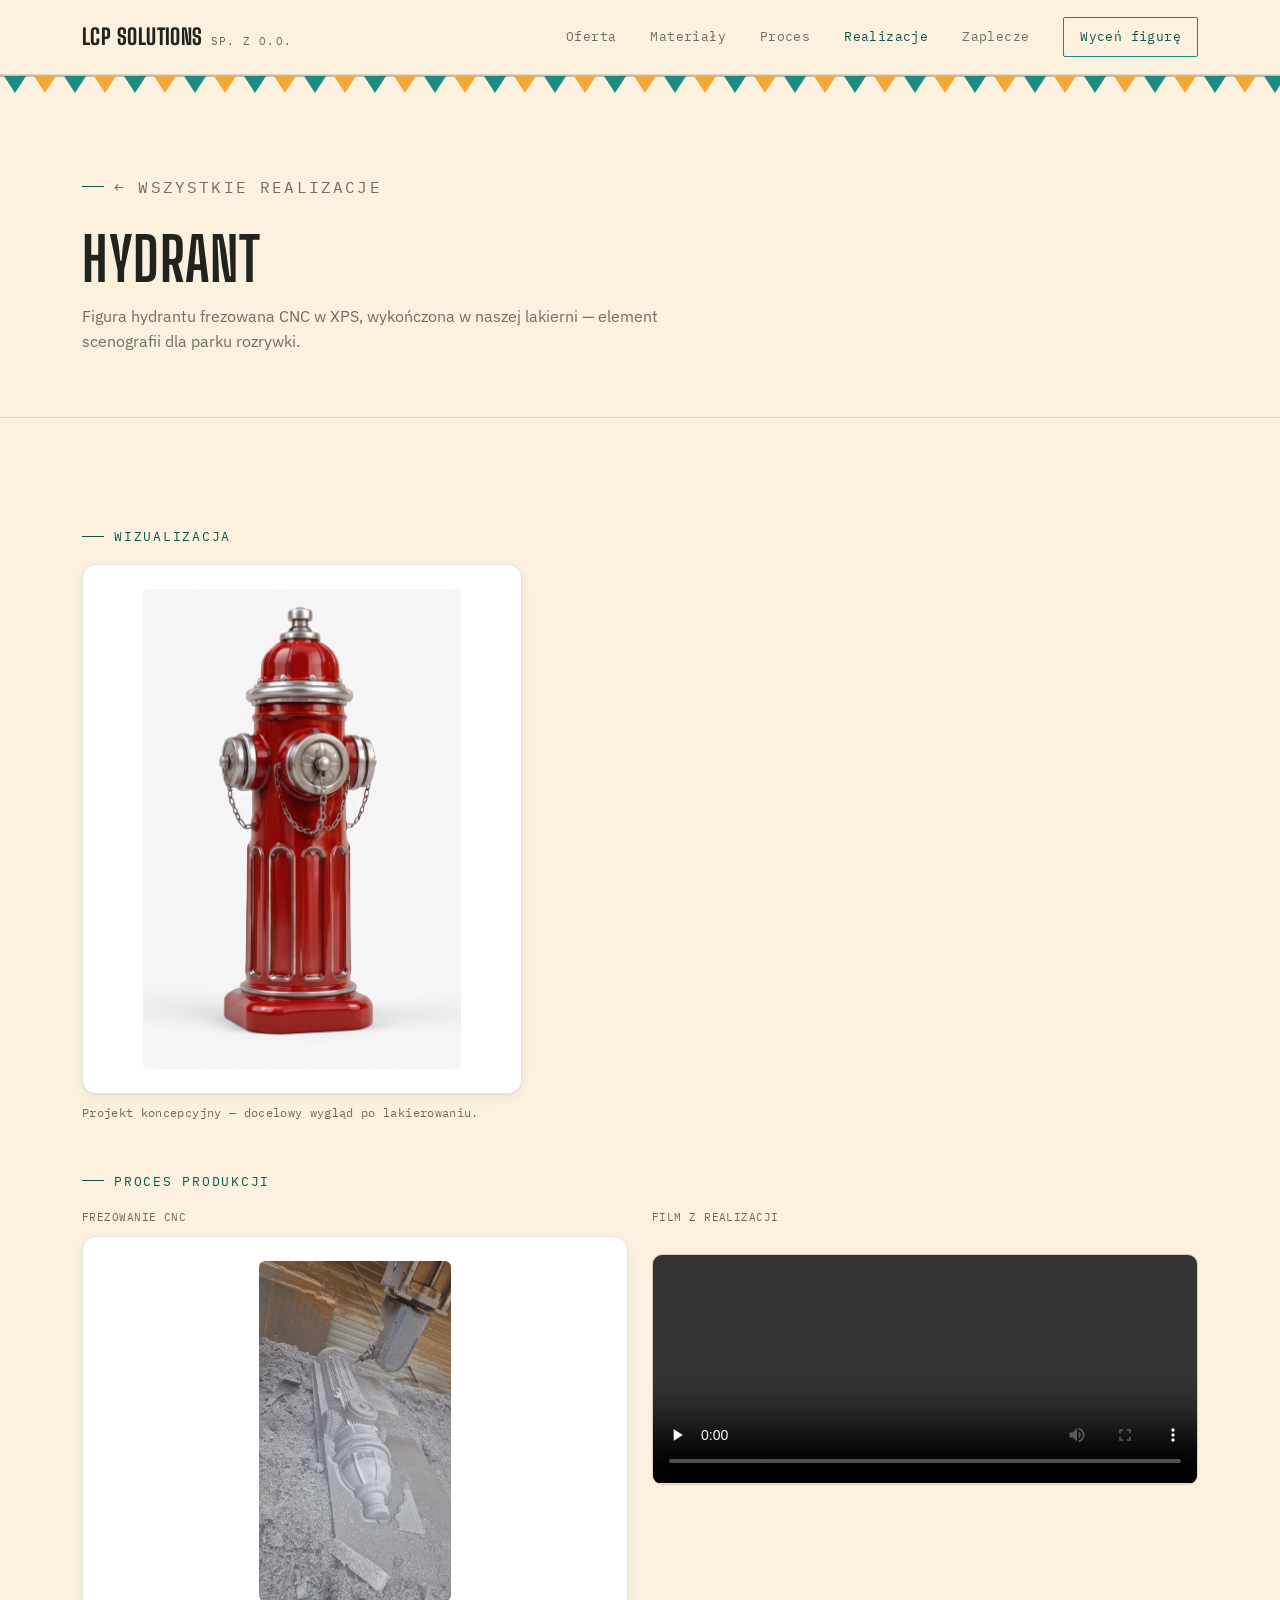
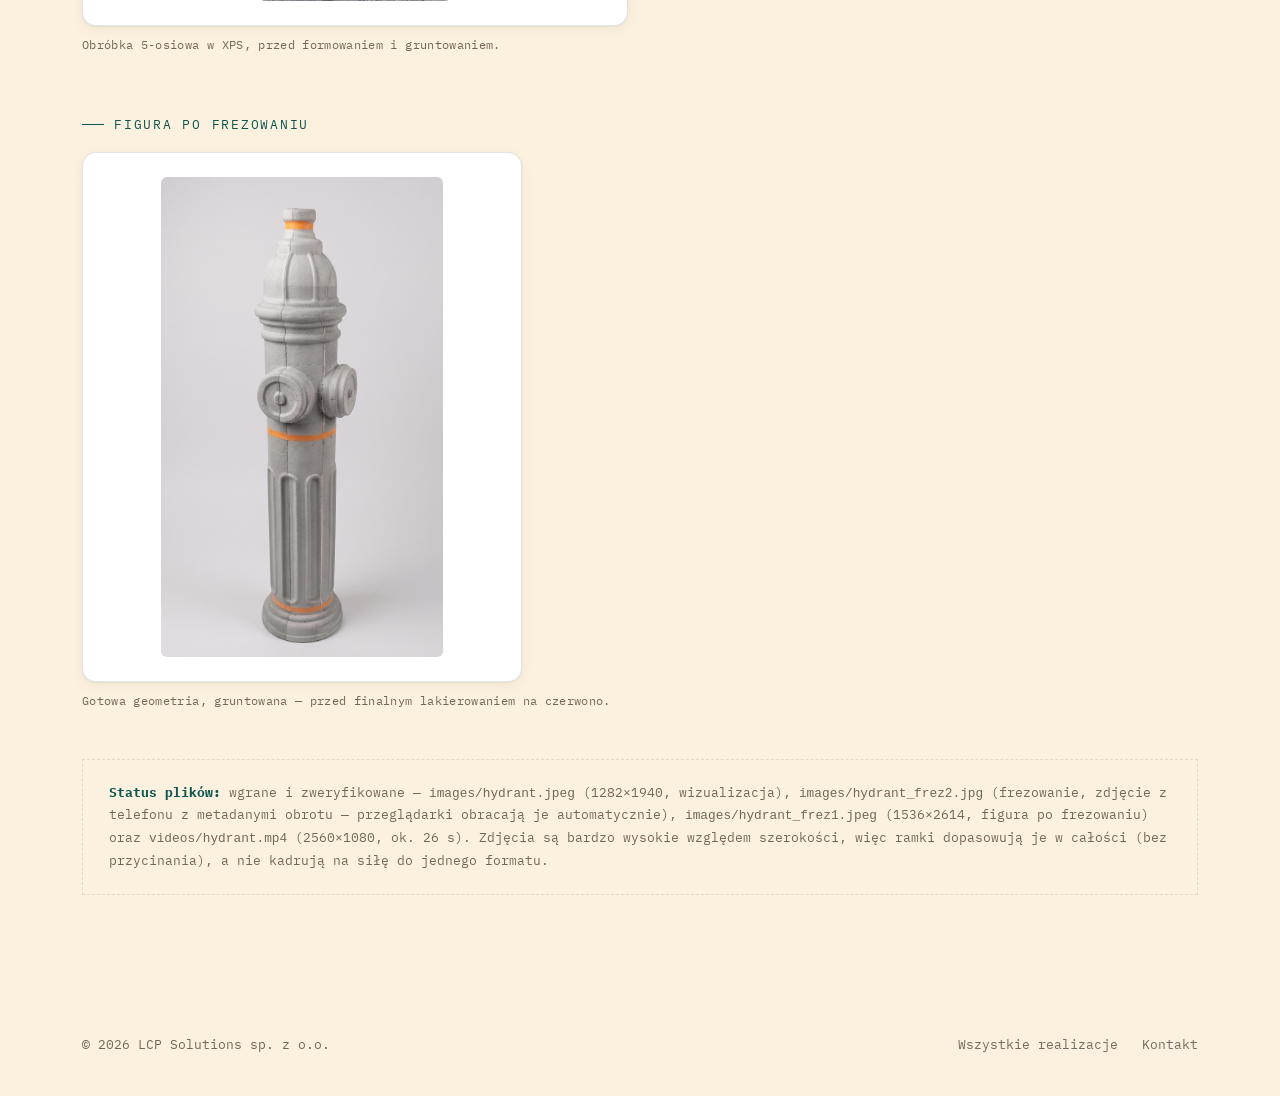
<file: hydrant.html>
<!DOCTYPE html>
<html lang="pl">
<head>
<meta charset="UTF-8">
<meta name="viewport" content="width=device-width, initial-scale=1.0">
<title>Hydrant — realizacja | LCP Solutions</title>
<meta name="description" content="Frezowana figura hydrantu wykonana dla parku rozrywki — zdjęcia i film z realizacji LCP Solutions.">
<link rel="preconnect" href="https://fonts.googleapis.com">
<link rel="preconnect" href="https://fonts.gstatic.com" crossorigin>
<link href="https://fonts.googleapis.com/css2?family=Big+Shoulders+Display:wght@700;800&family=IBM+Plex+Sans:wght@400;500&family=IBM+Plex+Mono:wght@400;500&display=swap" rel="stylesheet">
<link rel="stylesheet" href="styles.css">
</head>
<body>

<header class="topbar">
  <div class="wrap">
    <a href="index.html" class="logo">LCP Solutions<span>SP. Z O.O.</span></a>
    <nav class="nav" id="mainNav">
      <a href="index.html#oferta">Oferta</a>
      <a href="index.html#materialy">Materiały</a>
      <a href="index.html#proces">Proces</a>
      <a href="realizacje.html" class="current">Realizacje</a>
      <a href="index.html#zaplecze">Zaplecze</a>
      <a href="index.html#kontakt" class="nav-cta">Wyceń figurę</a>
    </nav>
    <button class="nav-toggle" aria-label="Otwórz menu" aria-expanded="false" aria-controls="mainNav">
      <span></span><span></span><span></span>
    </button>
  </div>
</header>
<div class="bunting" aria-hidden="true"></div>

<section class="page-hero">
  <div class="wrap">
    <p class="eyebrow back-link"><a href="realizacje.html">← Wszystkie realizacje</a></p>
    <h1>Hydrant</h1>
    <p>Figura hydrantu frezowana CNC w XPS, wykończona w naszej lakierni — element scenografii dla parku rozrywki.</p>
  </div>
</section>

<section style="border-bottom:none;">
  <div class="wrap">
    <div class="project-section reveal">
      <p class="eyebrow">Wizualizacja</p>
      <div class="project-photo">
        <img src="images/hydrant.jpeg" alt="Wizualizacja projektu figury hydrantu" data-filename="hydrant.jpeg" loading="lazy">
      </div>
      <p class="photo-caption">Projekt koncepcyjny — docelowy wygląd po lakierowaniu.</p>
    </div>

    <div class="project-section reveal">
      <p class="eyebrow">Proces produkcji</p>
      <div class="process-split">
        <div class="process-col">
          <span class="col-label">Frezowanie CNC</span>
          <div class="project-photo">
            <img src="images/hydrant_frez2.jpg" alt="Figura hydrantu w trakcie frezowania CNC, materiał XPS" data-filename="hydrant_frez2.jpg" loading="lazy">
          </div>
          <p class="photo-caption">Obróbka 5-osiowa w XPS, przed formowaniem i gruntowaniem.</p>
        </div>
        <div class="process-col">
          <span class="col-label">Film z realizacji</span>
          <div class="project-videos">
            <video controls preload="none" style="aspect-ratio:64/27;">
              <source src="videos/hydrant.mp4" type="video/mp4">
            </video>
          </div>
        </div>
      </div>
    </div>

    <div class="project-section reveal">
      <p class="eyebrow">Figura po frezowaniu</p>
      <div class="project-photo">
        <img src="images/hydrant_frez1.jpeg" alt="Uformowana figura hydrantu po frezowaniu, zagruntowana przed lakierowaniem finalnym" data-filename="hydrant_frez1.jpeg" loading="lazy">
      </div>
      <p class="photo-caption">Gotowa geometria, gruntowana — przed finalnym lakierowaniem na czerwono.</p>
    </div>

    <div class="note-box reveal">
      <b>Status plików:</b> wgrane i zweryfikowane — <code>images/hydrant.jpeg</code> (1282×1940, wizualizacja), <code>images/hydrant_frez2.jpg</code> (frezowanie, zdjęcie z telefonu z metadanymi obrotu — przeglądarki obracają je automatycznie), <code>images/hydrant_frez1.jpeg</code> (1536×2614, figura po frezowaniu) oraz <code>videos/hydrant.mp4</code> (2560×1080, ok. 26 s). Zdjęcia są bardzo wysokie względem szerokości, więc ramki dopasowują je w całości (bez przycinania), a nie kadrują na siłę do jednego formatu.
    </div>
  </div>
</section>

<footer>
  <div class="wrap">
    <p>© 2026 LCP Solutions sp. z o.o.</p>
    <div class="foot-links">
      <a href="realizacje.html">Wszystkie realizacje</a>
      <a href="index.html#kontakt">Kontakt</a>
    </div>
  </div>
</footer>

<script src="script.js"></script>
</body>
</html>
</file>
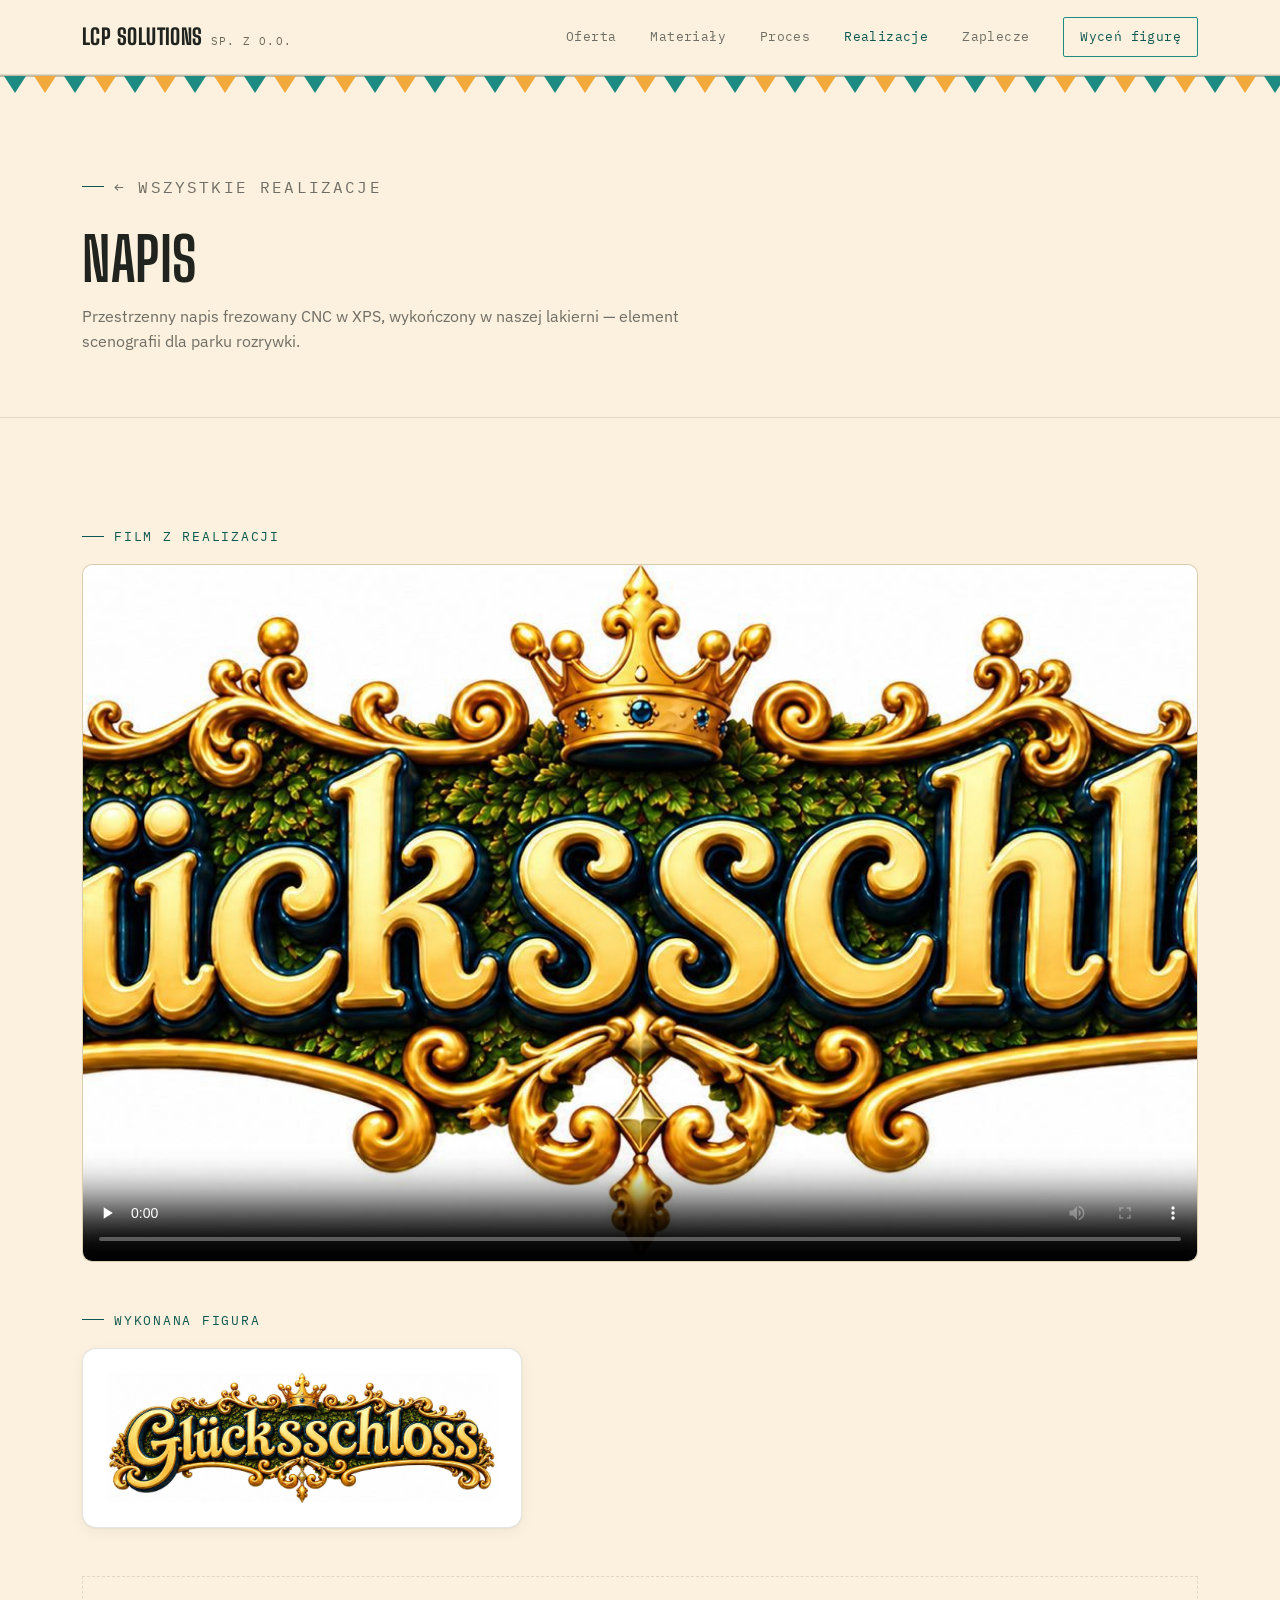
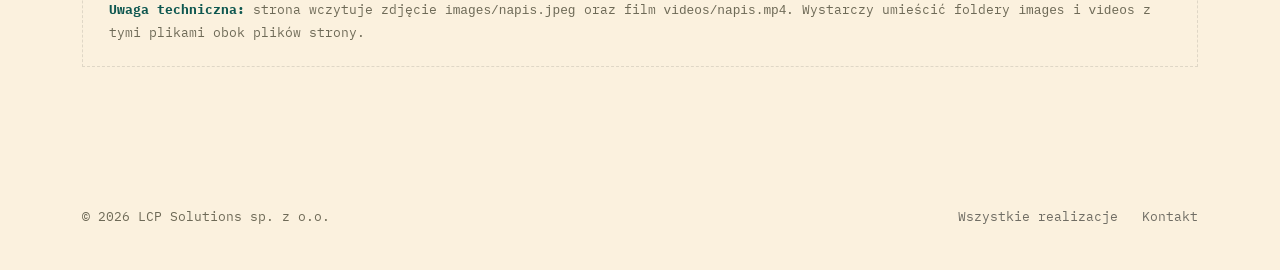
<file: napis.html>
<!DOCTYPE html>
<html lang="pl">
<head>
<meta charset="UTF-8">
<meta name="viewport" content="width=device-width, initial-scale=1.0">
<title>Napis — realizacja | LCP Solutions</title>
<meta name="description" content="Frezowany przestrzenny napis wykonany dla parku rozrywki — zdjęcia i film z realizacji LCP Solutions.">
<link rel="preconnect" href="https://fonts.googleapis.com">
<link rel="preconnect" href="https://fonts.gstatic.com" crossorigin>
<link href="https://fonts.googleapis.com/css2?family=Big+Shoulders+Display:wght@700;800&family=IBM+Plex+Sans:wght@400;500&family=IBM+Plex+Mono:wght@400;500&display=swap" rel="stylesheet">
<link rel="stylesheet" href="styles.css">
</head>
<body>

<header class="topbar">
  <div class="wrap">
    <a href="index.html" class="logo">LCP Solutions<span>SP. Z O.O.</span></a>
    <nav class="nav" id="mainNav">
      <a href="index.html#oferta">Oferta</a>
      <a href="index.html#materialy">Materiały</a>
      <a href="index.html#proces">Proces</a>
      <a href="realizacje.html" class="current">Realizacje</a>
      <a href="index.html#zaplecze">Zaplecze</a>
      <a href="index.html#kontakt" class="nav-cta">Wyceń figurę</a>
    </nav>
    <button class="nav-toggle" aria-label="Otwórz menu" aria-expanded="false" aria-controls="mainNav">
      <span></span><span></span><span></span>
    </button>
  </div>
</header>
<div class="bunting" aria-hidden="true"></div>

<section class="page-hero">
  <div class="wrap">
    <p class="eyebrow back-link"><a href="realizacje.html">← Wszystkie realizacje</a></p>
    <h1>Napis</h1>
    <p>Przestrzenny napis frezowany CNC w XPS, wykończony w naszej lakierni — element scenografii dla parku rozrywki.</p>
  </div>
</section>

<section style="border-bottom:none;">
  <div class="wrap">
    <div class="project-section reveal">
      <p class="eyebrow">Film z realizacji</p>
      <div class="project-videos">
        <video controls preload="none" poster="images/napis.jpeg">
          <source src="videos/napis.mp4" type="video/mp4">
        </video>
      </div>
    </div>
    <div class="project-section reveal">
      <p class="eyebrow">Wykonana figura</p>
      <div class="project-photo">
        <img src="images/napis.jpeg" alt="Gotowy, wykonany przestrzenny napis" data-filename="napis.jpeg" loading="lazy">
      </div>
    </div>
    <div class="note-box reveal">
      <b>Uwaga techniczna:</b> strona wczytuje zdjęcie <code>images/napis.jpeg</code> oraz film <code>videos/napis.mp4</code>. Wystarczy umieścić foldery <code>images</code> i <code>videos</code> z tymi plikami obok plików strony.
    </div>
  </div>
</section>

<footer>
  <div class="wrap">
    <p>© 2026 LCP Solutions sp. z o.o.</p>
    <div class="foot-links">
      <a href="realizacje.html">Wszystkie realizacje</a>
      <a href="index.html#kontakt">Kontakt</a>
    </div>
  </div>
</footer>

<script src="script.js"></script>
</body>
</html>
</file>
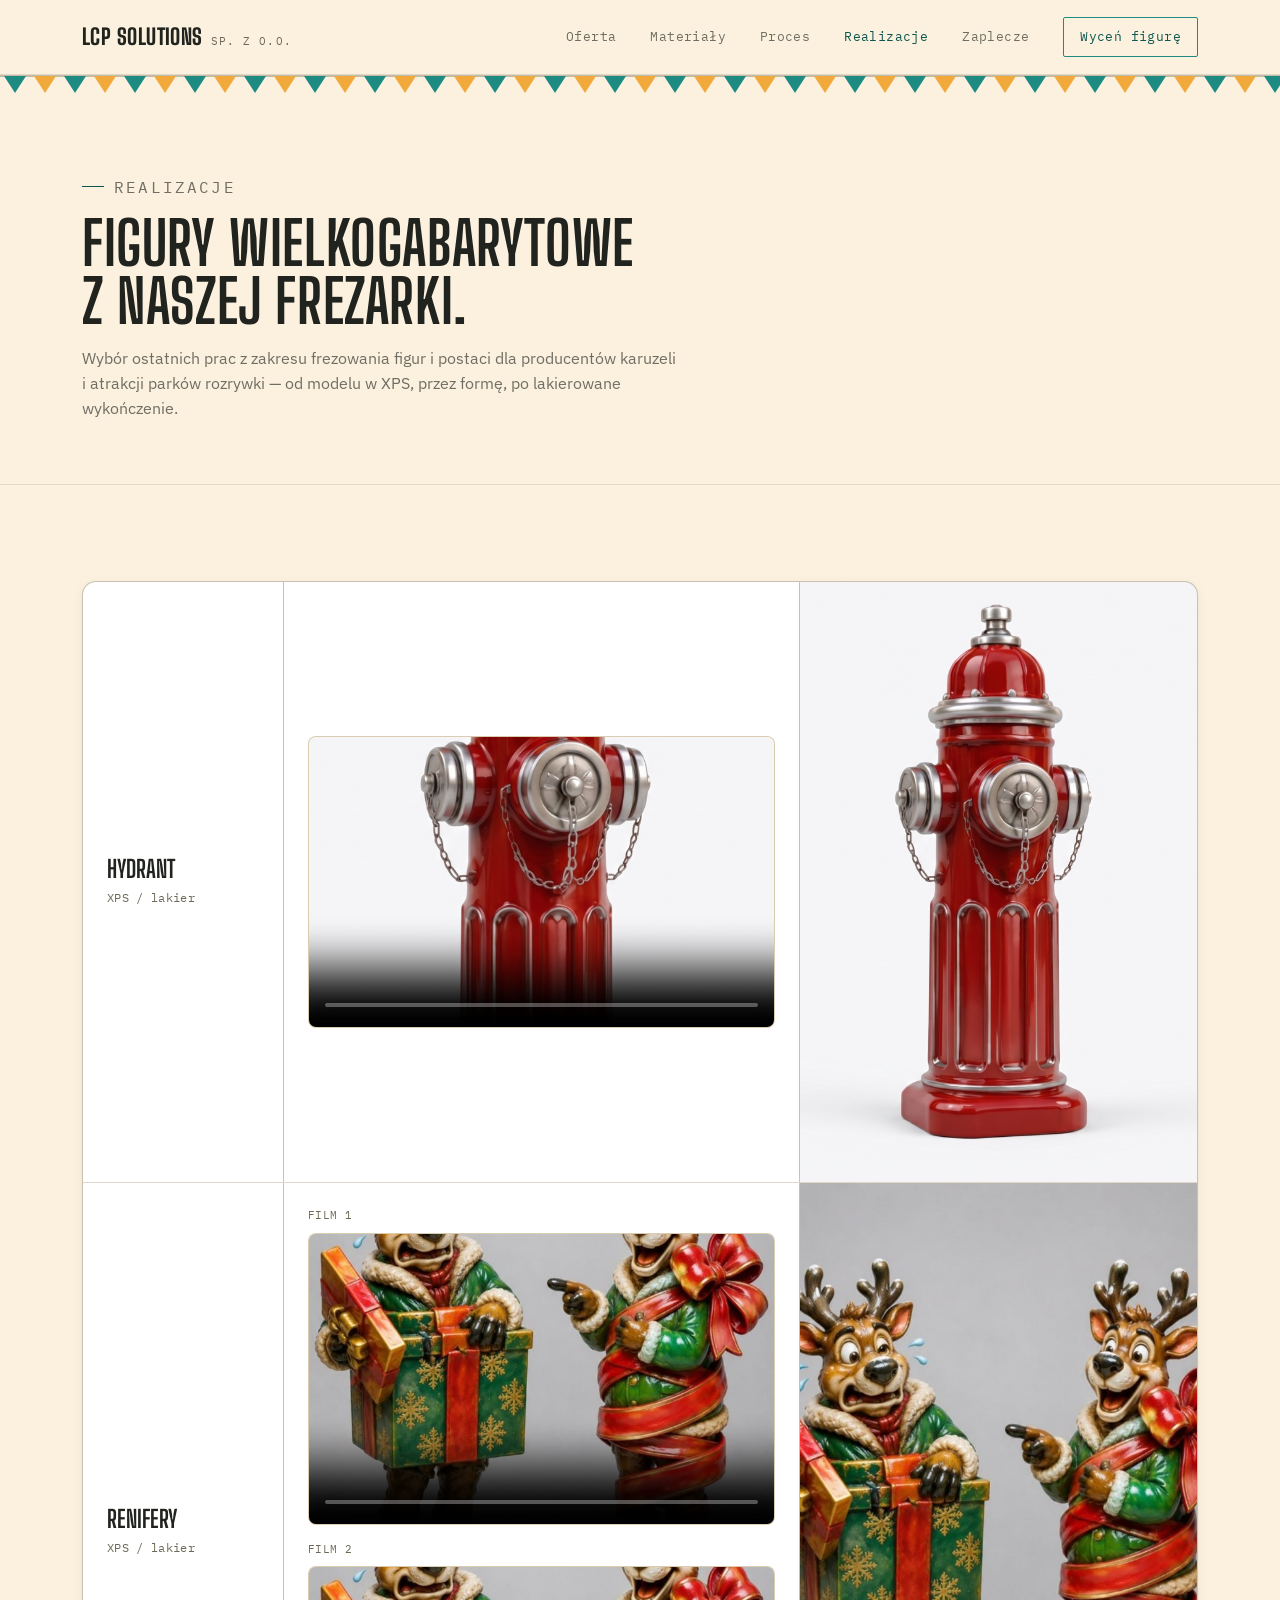
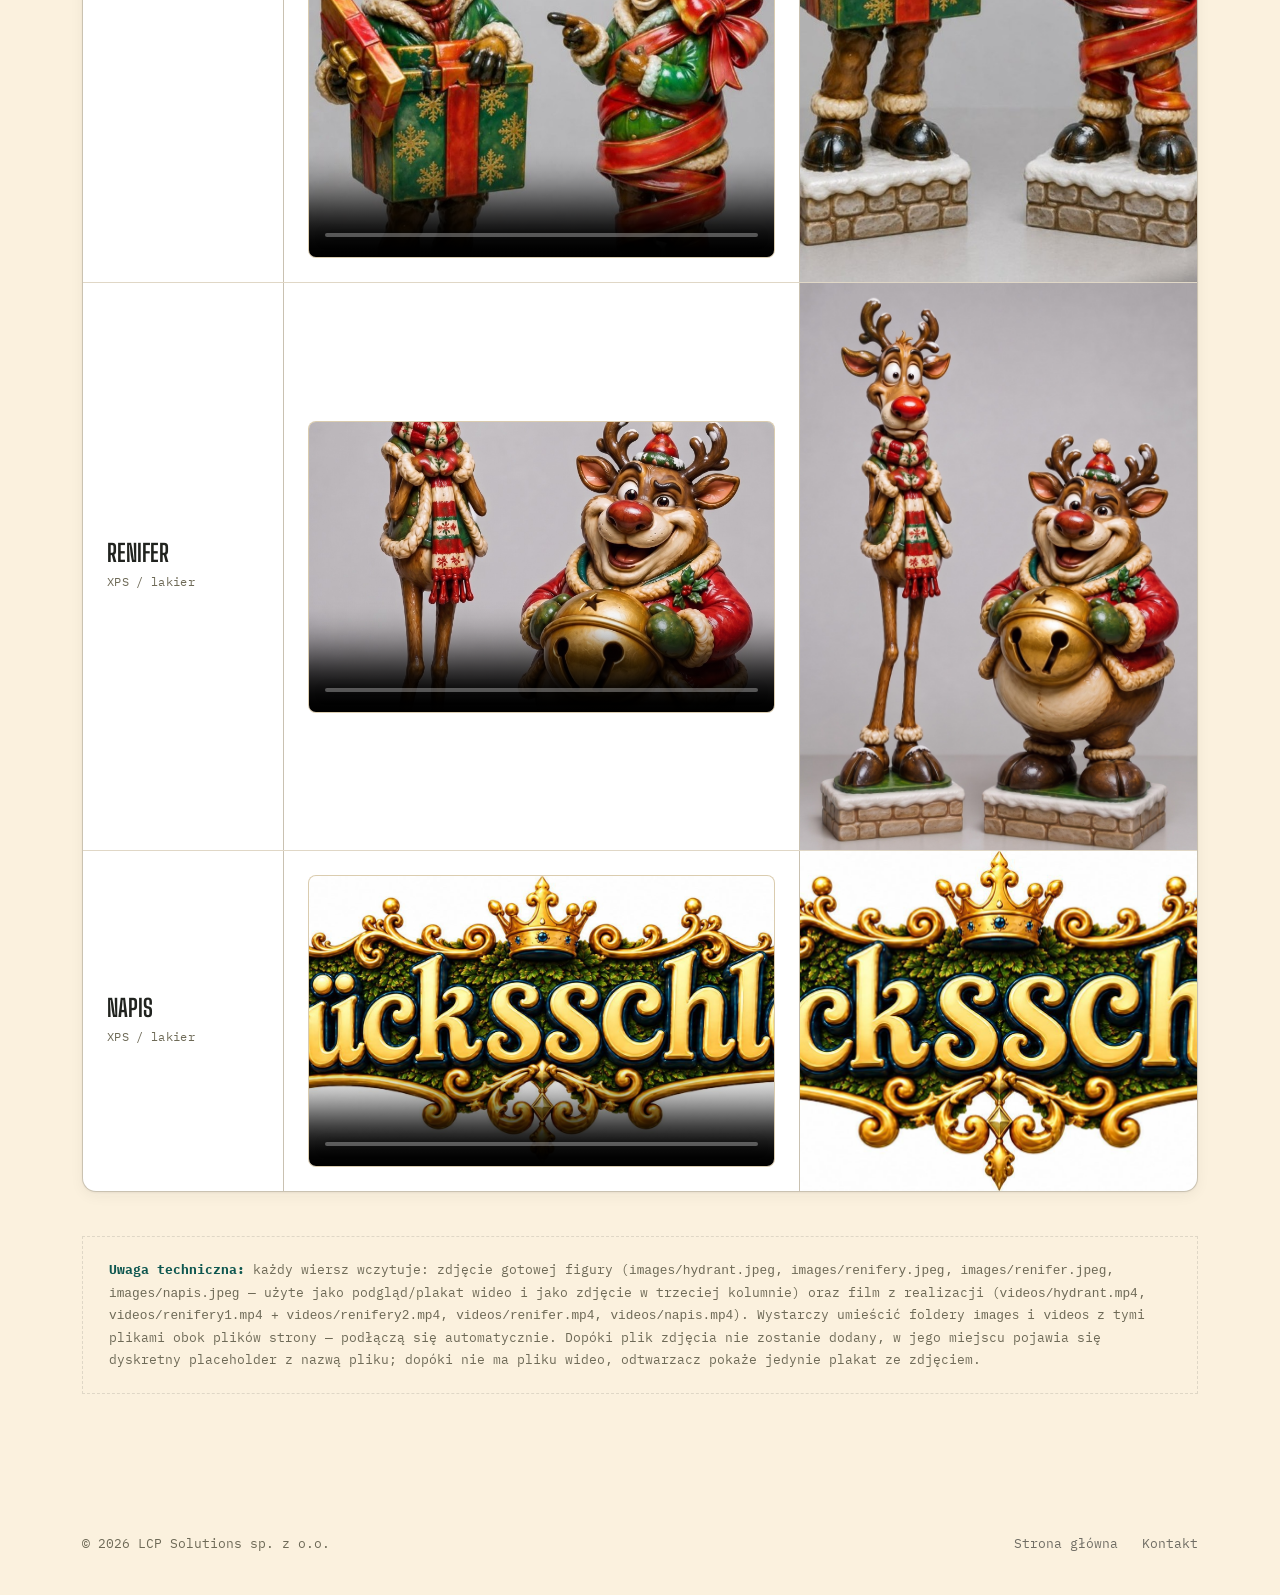
<file: realizacje.html>
<!DOCTYPE html>
<html lang="pl">
<head>
<meta charset="UTF-8">
<meta name="viewport" content="width=device-width, initial-scale=1.0">
<title>Realizacje — LCP Solutions</title>
<meta name="description" content="Wybrane realizacje LCP Solutions — figury wielkogabarytowe frezowane CNC dla producentów atrakcji parków rozrywki.">
<link rel="preconnect" href="https://fonts.googleapis.com">
<link rel="preconnect" href="https://fonts.gstatic.com" crossorigin>
<link href="https://fonts.googleapis.com/css2?family=Big+Shoulders+Display:wght@700;800&family=IBM+Plex+Sans:wght@400;500&family=IBM+Plex+Mono:wght@400;500&display=swap" rel="stylesheet">
<link rel="stylesheet" href="styles.css">
</head>
<body>

<header class="topbar">
  <div class="wrap">
    <a href="index.html" class="logo">LCP Solutions<span>SP. Z O.O.</span></a>
    <nav class="nav" id="mainNav">
      <a href="index.html#oferta">Oferta</a>
      <a href="index.html#materialy">Materiały</a>
      <a href="index.html#proces">Proces</a>
      <a href="realizacje.html" class="current">Realizacje</a>
      <a href="index.html#zaplecze">Zaplecze</a>
      <a href="index.html#kontakt" class="nav-cta">Wyceń figurę</a>
    </nav>
    <button class="nav-toggle" aria-label="Otwórz menu" aria-expanded="false" aria-controls="mainNav">
      <span></span><span></span><span></span>
    </button>
  </div>
</header>
<div class="bunting" aria-hidden="true"></div>

<section class="page-hero">
  <div class="wrap">
    <p class="eyebrow">Realizacje</p>
    <h1>Figury wielkogabarytowe<br>z naszej frezarki.</h1>
    <p>Wybór ostatnich prac z zakresu frezowania figur i postaci dla producentów karuzeli i atrakcji parków rozrywki — od modelu w XPS, przez formę, po lakierowane wykończenie.</p>
  </div>
</section>

<section style="border-bottom:none;">
  <div class="wrap">
    <div class="real-list reveal">
      <div class="real-row">
        <div class="real-name">
          <b><a href="hydrant.html">Hydrant</a></b>
          <span>XPS / lakier</span>
        </div>
        <div class="real-video">
          <div class="video-item">
            <video controls preload="none" poster="images/hydrant.jpeg">
              <source src="videos/hydrant.mp4" type="video/mp4">
            </video>
          </div>
        </div>
        <div class="real-photo">
          <img src="images/hydrant.jpeg" alt="Gotowa, wykonana figura hydrantu" data-filename="hydrant.jpeg" loading="lazy">
        </div>
      </div>

      <div class="real-row">
        <div class="real-name">
          <b><a href="renifery.html">Renifery</a></b>
          <span>XPS / lakier</span>
        </div>
        <div class="real-video">
          <div class="video-item">
            <span class="video-label">Film 1</span>
            <video controls preload="none" poster="images/renifery.jpeg">
              <source src="videos/renifery1.mp4" type="video/mp4">
            </video>
          </div>
          <div class="video-item">
            <span class="video-label">Film 2</span>
            <video controls preload="none" poster="images/renifery.jpeg">
              <source src="videos/renifery2.mp4" type="video/mp4">
            </video>
          </div>
        </div>
        <div class="real-photo">
          <img src="images/renifery.jpeg" alt="Gotowe, wykonane figury reniferów" data-filename="renifery.jpeg" loading="lazy">
        </div>
      </div>

      <div class="real-row">
        <div class="real-name">
          <b><a href="renifer.html">Renifer</a></b>
          <span>XPS / lakier</span>
        </div>
        <div class="real-video">
          <div class="video-item">
            <video controls preload="none" poster="images/renifer.jpeg">
              <source src="videos/renifer.mp4" type="video/mp4">
            </video>
          </div>
        </div>
        <div class="real-photo">
          <img src="images/renifer.jpeg" alt="Gotowa, wykonana figura pojedynczego renifera" data-filename="renifer.jpeg" loading="lazy">
        </div>
      </div>

      <div class="real-row">
        <div class="real-name">
          <b><a href="napis.html">Napis</a></b>
          <span>XPS / lakier</span>
        </div>
        <div class="real-video">
          <div class="video-item">
            <video controls preload="none" poster="images/napis.jpeg">
              <source src="videos/napis.mp4" type="video/mp4">
            </video>
          </div>
        </div>
        <div class="real-photo">
          <img src="images/napis.jpeg" alt="Gotowy, wykonany przestrzenny napis" data-filename="napis.jpeg" loading="lazy">
        </div>
      </div>
    </div>

    <div class="note-box reveal">
      <b>Uwaga techniczna:</b> każdy wiersz wczytuje: zdjęcie gotowej figury (<code>images/hydrant.jpeg</code>, <code>images/renifery.jpeg</code>, <code>images/renifer.jpeg</code>, <code>images/napis.jpeg</code> — użyte jako podgląd/plakat wideo i jako zdjęcie w trzeciej kolumnie) oraz film z realizacji (<code>videos/hydrant.mp4</code>, <code>videos/renifery1.mp4</code> + <code>videos/renifery2.mp4</code>, <code>videos/renifer.mp4</code>, <code>videos/napis.mp4</code>). Wystarczy umieścić foldery <code>images</code> i <code>videos</code> z tymi plikami obok plików strony — podłączą się automatycznie. Dopóki plik zdjęcia nie zostanie dodany, w jego miejscu pojawia się dyskretny placeholder z nazwą pliku; dopóki nie ma pliku wideo, odtwarzacz pokaże jedynie plakat ze zdjęciem.
    </div>
  </div>
</section>

<footer>
  <div class="wrap">
    <p>© 2026 LCP Solutions sp. z o.o.</p>
    <div class="foot-links">
      <a href="index.html">Strona główna</a>
      <a href="index.html#kontakt">Kontakt</a>
    </div>
  </div>
</footer>

<script src="script.js"></script>
</body>
</html>
</file>
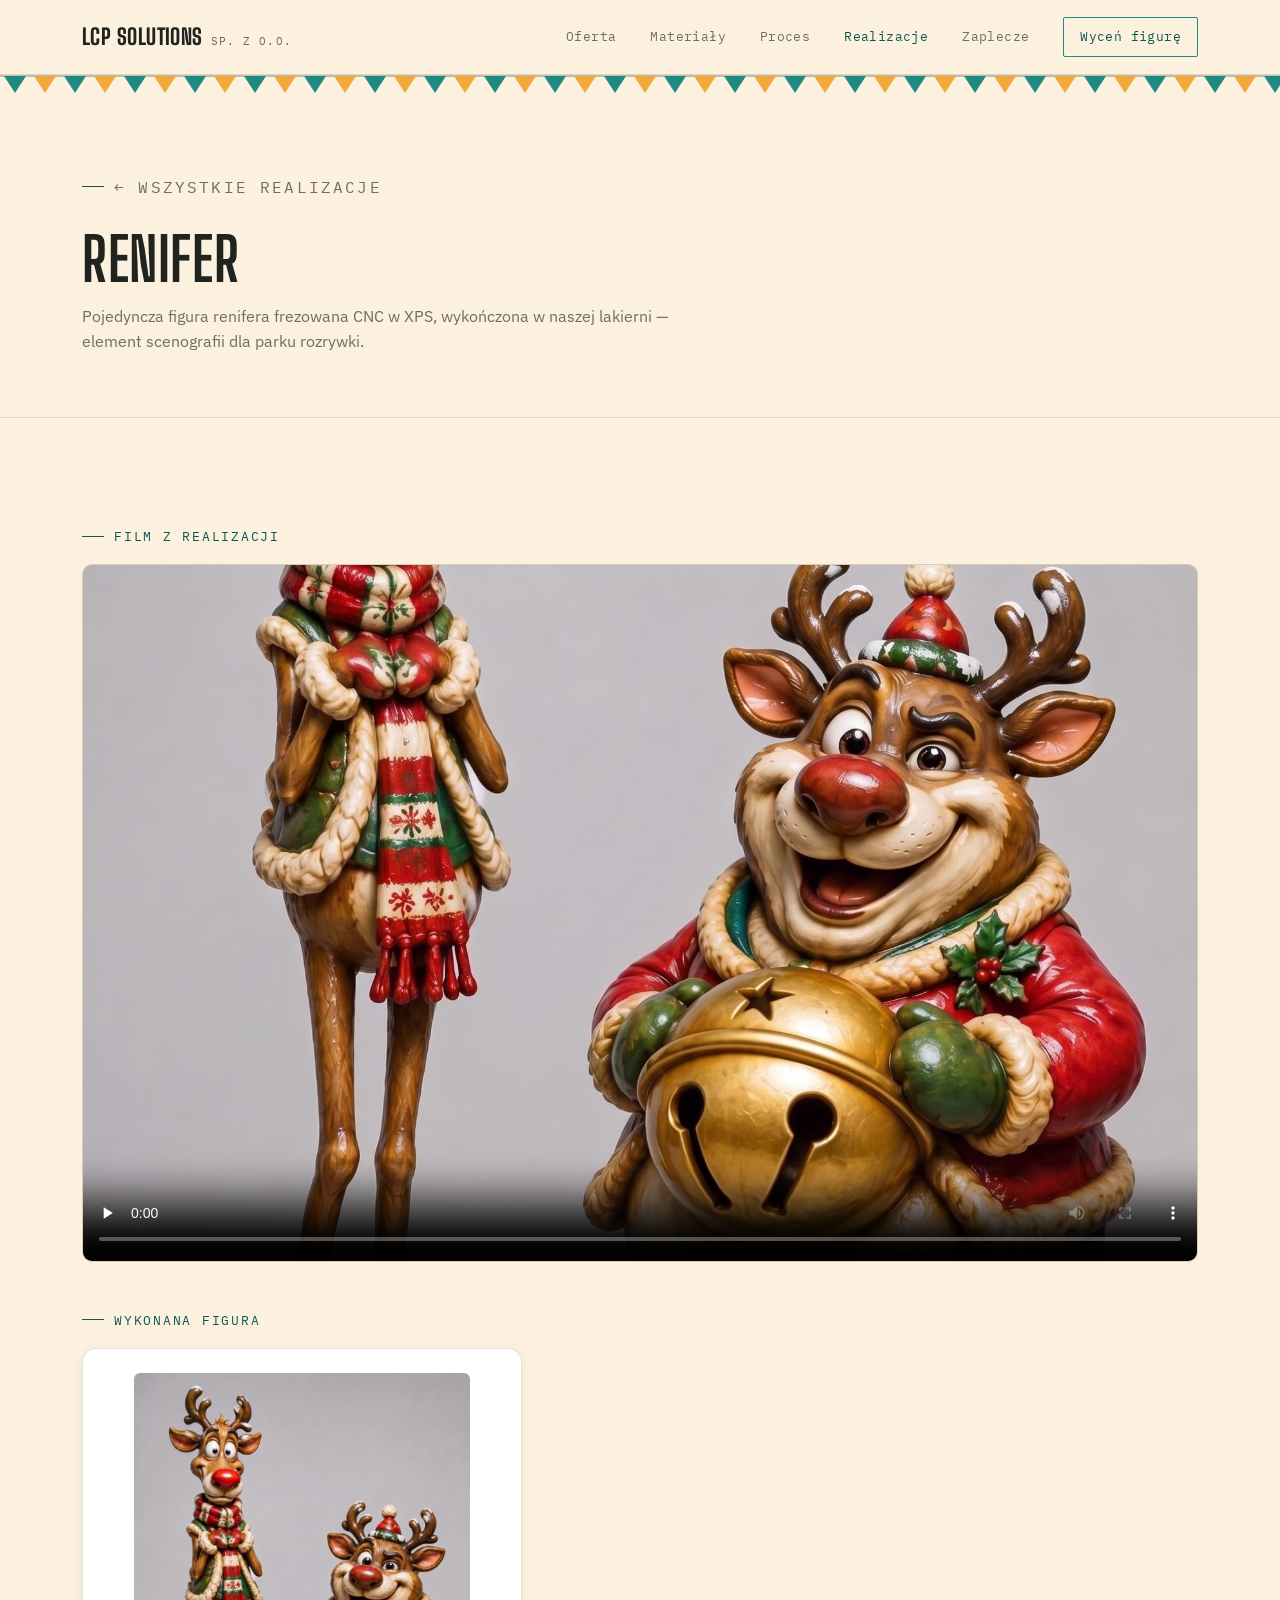
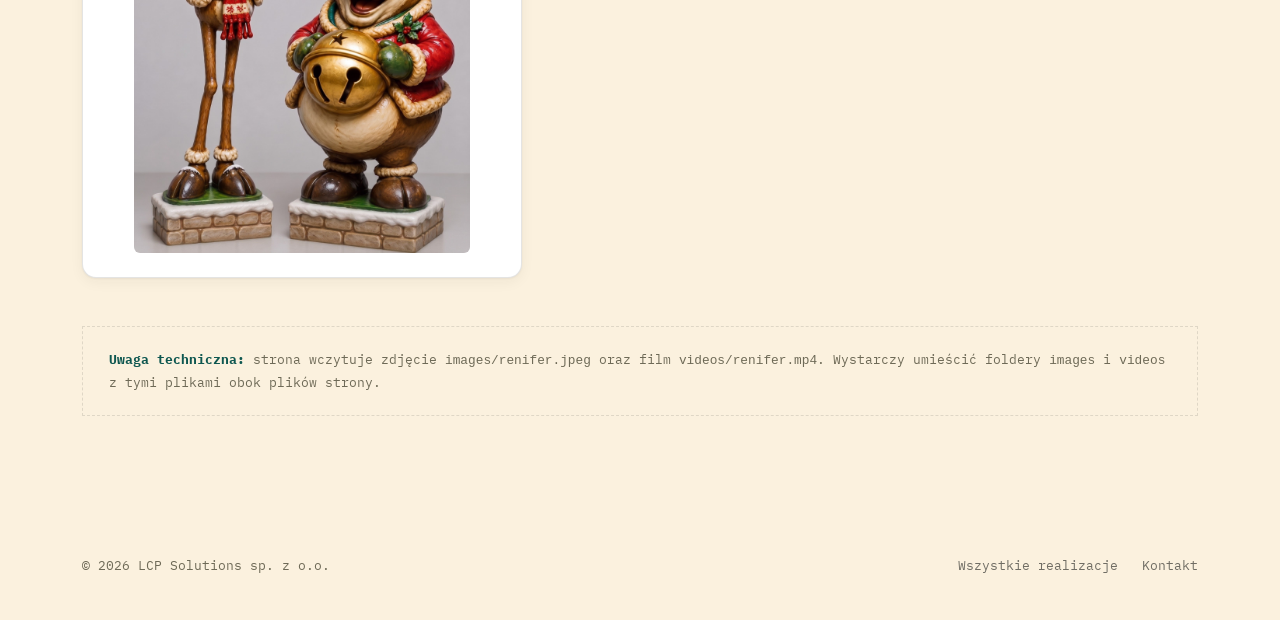
<file: renifer.html>
<!DOCTYPE html>
<html lang="pl">
<head>
<meta charset="UTF-8">
<meta name="viewport" content="width=device-width, initial-scale=1.0">
<title>Renifer — realizacja | LCP Solutions</title>
<meta name="description" content="Frezowana figura pojedynczego renifera wykonana dla parku rozrywki — zdjęcia i film z realizacji LCP Solutions.">
<link rel="preconnect" href="https://fonts.googleapis.com">
<link rel="preconnect" href="https://fonts.gstatic.com" crossorigin>
<link href="https://fonts.googleapis.com/css2?family=Big+Shoulders+Display:wght@700;800&family=IBM+Plex+Sans:wght@400;500&family=IBM+Plex+Mono:wght@400;500&display=swap" rel="stylesheet">
<link rel="stylesheet" href="styles.css">
</head>
<body>

<header class="topbar">
  <div class="wrap">
    <a href="index.html" class="logo">LCP Solutions<span>SP. Z O.O.</span></a>
    <nav class="nav" id="mainNav">
      <a href="index.html#oferta">Oferta</a>
      <a href="index.html#materialy">Materiały</a>
      <a href="index.html#proces">Proces</a>
      <a href="realizacje.html" class="current">Realizacje</a>
      <a href="index.html#zaplecze">Zaplecze</a>
      <a href="index.html#kontakt" class="nav-cta">Wyceń figurę</a>
    </nav>
    <button class="nav-toggle" aria-label="Otwórz menu" aria-expanded="false" aria-controls="mainNav">
      <span></span><span></span><span></span>
    </button>
  </div>
</header>
<div class="bunting" aria-hidden="true"></div>

<section class="page-hero">
  <div class="wrap">
    <p class="eyebrow back-link"><a href="realizacje.html">← Wszystkie realizacje</a></p>
    <h1>Renifer</h1>
    <p>Pojedyncza figura renifera frezowana CNC w XPS, wykończona w naszej lakierni — element scenografii dla parku rozrywki.</p>
  </div>
</section>

<section style="border-bottom:none;">
  <div class="wrap">
    <div class="project-section reveal">
      <p class="eyebrow">Film z realizacji</p>
      <div class="project-videos">
        <video controls preload="none" poster="images/renifer.jpeg">
          <source src="videos/renifer.mp4" type="video/mp4">
        </video>
      </div>
    </div>
    <div class="project-section reveal">
      <p class="eyebrow">Wykonana figura</p>
      <div class="project-photo">
        <img src="images/renifer.jpeg" alt="Gotowa, wykonana figura pojedynczego renifera" data-filename="renifer.jpeg" loading="lazy">
      </div>
    </div>
    <div class="note-box reveal">
      <b>Uwaga techniczna:</b> strona wczytuje zdjęcie <code>images/renifer.jpeg</code> oraz film <code>videos/renifer.mp4</code>. Wystarczy umieścić foldery <code>images</code> i <code>videos</code> z tymi plikami obok plików strony.
    </div>
  </div>
</section>

<footer>
  <div class="wrap">
    <p>© 2026 LCP Solutions sp. z o.o.</p>
    <div class="foot-links">
      <a href="realizacje.html">Wszystkie realizacje</a>
      <a href="index.html#kontakt">Kontakt</a>
    </div>
  </div>
</footer>

<script src="script.js"></script>
</body>
</html>
</file>
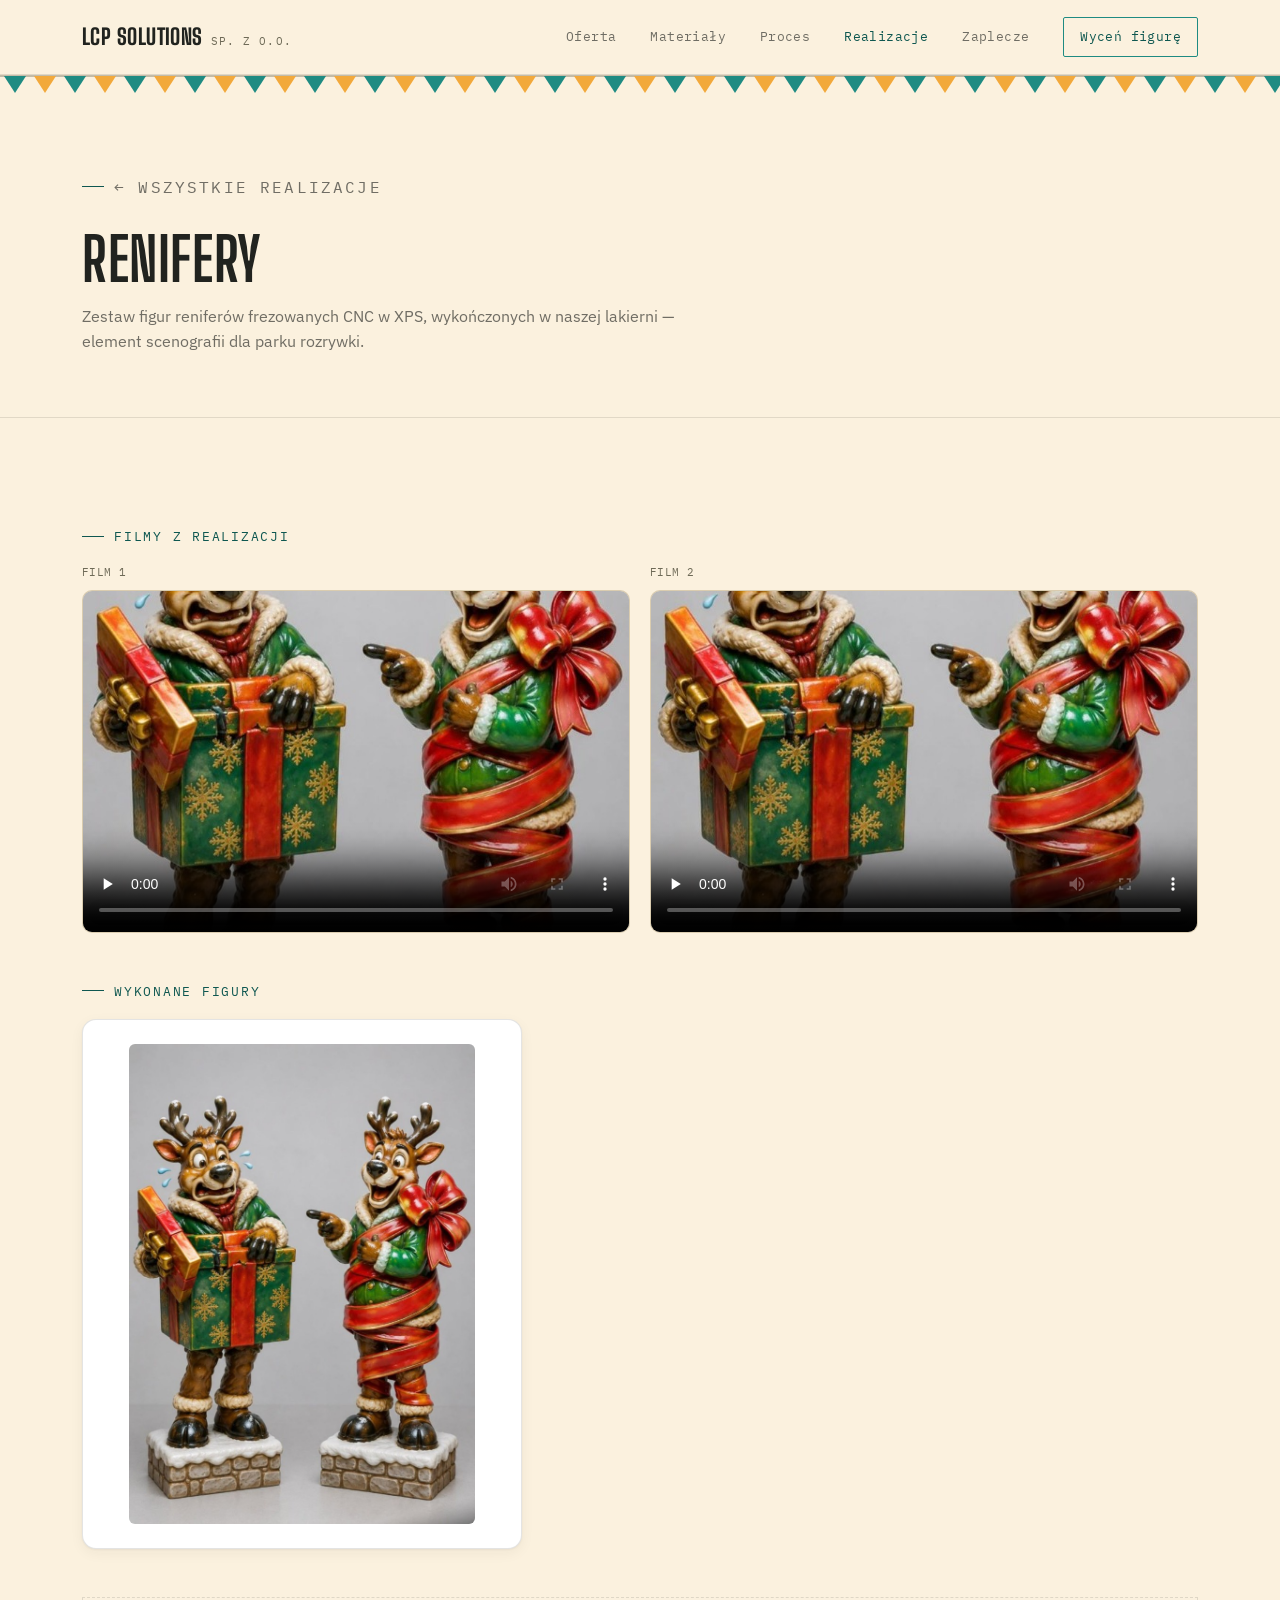
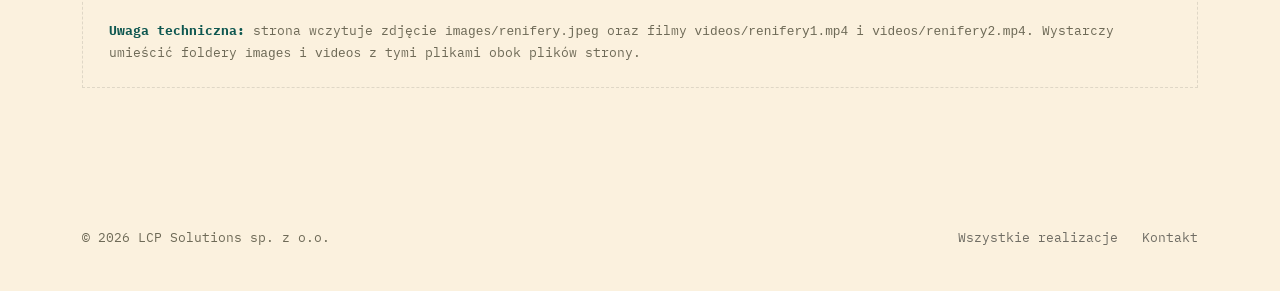
<file: renifery.html>
<!DOCTYPE html>
<html lang="pl">
<head>
<meta charset="UTF-8">
<meta name="viewport" content="width=device-width, initial-scale=1.0">
<title>Renifery — realizacja | LCP Solutions</title>
<meta name="description" content="Frezowane figury reniferów wykonane dla parku rozrywki — zdjęcia i filmy z realizacji LCP Solutions.">
<link rel="preconnect" href="https://fonts.googleapis.com">
<link rel="preconnect" href="https://fonts.gstatic.com" crossorigin>
<link href="https://fonts.googleapis.com/css2?family=Big+Shoulders+Display:wght@700;800&family=IBM+Plex+Sans:wght@400;500&family=IBM+Plex+Mono:wght@400;500&display=swap" rel="stylesheet">
<link rel="stylesheet" href="styles.css">
</head>
<body>

<header class="topbar">
  <div class="wrap">
    <a href="index.html" class="logo">LCP Solutions<span>SP. Z O.O.</span></a>
    <nav class="nav" id="mainNav">
      <a href="index.html#oferta">Oferta</a>
      <a href="index.html#materialy">Materiały</a>
      <a href="index.html#proces">Proces</a>
      <a href="realizacje.html" class="current">Realizacje</a>
      <a href="index.html#zaplecze">Zaplecze</a>
      <a href="index.html#kontakt" class="nav-cta">Wyceń figurę</a>
    </nav>
    <button class="nav-toggle" aria-label="Otwórz menu" aria-expanded="false" aria-controls="mainNav">
      <span></span><span></span><span></span>
    </button>
  </div>
</header>
<div class="bunting" aria-hidden="true"></div>

<section class="page-hero">
  <div class="wrap">
    <p class="eyebrow back-link"><a href="realizacje.html">← Wszystkie realizacje</a></p>
    <h1>Renifery</h1>
    <p>Zestaw figur reniferów frezowanych CNC w XPS, wykończonych w naszej lakierni — element scenografii dla parku rozrywki.</p>
  </div>
</section>

<section style="border-bottom:none;">
  <div class="wrap">
    <div class="project-section reveal">
      <p class="eyebrow">Filmy z realizacji</p>
      <div class="project-videos">
        <div class="video-item">
          <span class="video-label">Film 1</span>
          <video controls preload="none" poster="images/renifery.jpeg">
            <source src="videos/renifery1.mp4" type="video/mp4">
          </video>
        </div>
        <div class="video-item">
          <span class="video-label">Film 2</span>
          <video controls preload="none" poster="images/renifery.jpeg">
            <source src="videos/renifery2.mp4" type="video/mp4">
          </video>
        </div>
      </div>
    </div>
    <div class="project-section reveal">
      <p class="eyebrow">Wykonane figury</p>
      <div class="project-photo">
        <img src="images/renifery.jpeg" alt="Gotowe, wykonane figury reniferów" data-filename="renifery.jpeg" loading="lazy">
      </div>
    </div>
    <div class="note-box reveal">
      <b>Uwaga techniczna:</b> strona wczytuje zdjęcie <code>images/renifery.jpeg</code> oraz filmy <code>videos/renifery1.mp4</code> i <code>videos/renifery2.mp4</code>. Wystarczy umieścić foldery <code>images</code> i <code>videos</code> z tymi plikami obok plików strony.
    </div>
  </div>
</section>

<footer>
  <div class="wrap">
    <p>© 2026 LCP Solutions sp. z o.o.</p>
    <div class="foot-links">
      <a href="realizacje.html">Wszystkie realizacje</a>
      <a href="index.html#kontakt">Kontakt</a>
    </div>
  </div>
</footer>

<script src="script.js"></script>
</body>
</html>
</file>
<file: styles.css>
/* ============================================================
   LCP Solutions sp. z o.o. — arkusz stylów
   Paleta: płótno markizy / morska zieleń / marigold / atrament
   ============================================================ */

:root{
  --carbon:      #FBF1DE;
  --carbon-2:    #F4E4C4;
  --panel:       #FFFFFF;
  --panel-line:  rgba(33,35,31,0.12);
  --resin:       #1E8B82;
  --resin-light: #0E5750;
  --resin-dim:   rgba(30,139,130,0.14);
  --fiber:       #21231F;
  --fiber-dim:   rgba(33,35,31,0.64);
  --alu:         #6E6A57;
  --marigold:    #F2A93B;
  --coral:       #E2574A;
  --card-shadow: 0 1px 2px rgba(33,35,31,0.05), 0 4px 14px rgba(33,35,31,0.05);

  --f-display: 'Big Shoulders Display', sans-serif;
  --f-body:    'IBM Plex Sans', sans-serif;
  --f-mono:    'IBM Plex Mono', monospace;

  --maxw: 1180px;
}

*,*::before,*::after{ box-sizing:border-box; }
html{ scroll-behavior:smooth; -webkit-text-size-adjust:100%; }
body{ overflow-x:hidden; }
a, button{ -webkit-tap-highlight-color:transparent; }
@media (prefers-reduced-motion: reduce){
  html{ scroll-behavior:auto; }
  *,*::before,*::after{ animation-duration:0.001ms !important; animation-iteration-count:1 !important; transition-duration:0.001ms !important; }
}

body{
  margin:0;
  background:var(--carbon);
  color:var(--fiber);
  font-family:var(--f-body);
  font-size:16px;
  line-height:1.6;
  -webkit-font-smoothing:antialiased;
}

img{ max-width:100%; display:block; }
a{ color:inherit; text-decoration:none; }

.wrap{ max-width:var(--maxw); margin:0 auto; padding:0 32px; }

.eyebrow{
  font-family:var(--f-mono);
  font-size:12.5px;
  letter-spacing:0.14em;
  text-transform:uppercase;
  color:var(--resin-light);
  display:flex;
  align-items:center;
  gap:10px;
}
.eyebrow::before{
  content:"";
  width:22px; height:1px;
  background:var(--resin-light);
  display:inline-block;
}

h1,h2,h3{
  font-family:var(--f-display);
  font-weight:700;
  text-transform:uppercase;
  letter-spacing:0.01em;
  line-height:0.96;
  margin:0;
  color:var(--fiber);
}

.bunting{
  height:20px;
  background-image:url("data:image/svg+xml,%3Csvg xmlns='http://www.w3.org/2000/svg' width='60' height='20'%3E%3Cline x1='0' y1='1' x2='60' y2='1' stroke='%238A8672' stroke-width='1'/%3E%3Cpath d='M4 1 L26 1 L15 18 Z' fill='%231E8B82'/%3E%3Cpath d='M34 1 L56 1 L45 18 Z' fill='%23F2A93B'/%3E%3C/svg%3E");
  background-repeat:repeat-x;
  background-size:60px 20px;
}

/* ---------- top bar ---------- */
.topbar{
  position:sticky; top:0; z-index:50;
  background:rgba(251,241,222,0.92);
  backdrop-filter:blur(8px);
  border-bottom:1px solid var(--panel-line);
}
.topbar .wrap{
  display:flex; align-items:center; justify-content:space-between;
  height:74px;
}
.logo{
  font-family:var(--f-display);
  font-weight:800;
  font-size:22px;
  letter-spacing:0.02em;
  text-transform:uppercase;
  display:flex; align-items:baseline; gap:8px;
}
.logo span{
  font-family:var(--f-mono);
  font-size:11px;
  font-weight:400;
  letter-spacing:0.1em;
  color:var(--alu);
  text-transform:none;
}
.nav{
  display:flex; align-items:center; gap:34px;
  font-family:var(--f-mono);
  font-size:13px;
  letter-spacing:0.03em;
}
.nav a{
  color:var(--fiber-dim);
  position:relative;
  padding:4px 0;
}
.nav a:hover, .nav a:focus-visible{ color:var(--fiber); }
.nav a.current{ color:var(--resin-light); }
.nav-cta{
  border:1px solid var(--resin);
  color:var(--resin-light) !important;
  padding:9px 16px !important;
  border-radius:2px;
}
.nav-cta:hover{ background:var(--resin-dim); }

.nav-toggle{
  display:none;
  background:none; border:1px solid var(--panel-line);
  color:var(--fiber); width:42px; height:42px;
  border-radius:2px; cursor:pointer;
}
.nav-toggle span{
  display:block; width:18px; height:1.5px; background:var(--fiber);
  margin:3px auto; transition:transform .2s ease, opacity .2s ease;
}
.nav-toggle[aria-expanded="true"] span:nth-child(1){ transform:translateY(4.5px) rotate(45deg); }
.nav-toggle[aria-expanded="true"] span:nth-child(2){ opacity:0; }
.nav-toggle[aria-expanded="true"] span:nth-child(3){ transform:translateY(-4.5px) rotate(-45deg); }

/* ---------- hero ---------- */
.hero{
  padding:88px 0 64px;
  border-bottom:1px solid var(--panel-line);
  overflow:hidden;
}
.hero .wrap{
  display:grid;
  grid-template-columns:1.15fr 0.85fr;
  gap:48px;
  align-items:center;
}
.hero h1{
  font-size:clamp(42px,6vw,76px);
  margin:18px 0 24px;
}
.hero h1 em{
  font-style:normal;
  color:var(--resin);
}
.hero p.lead{
  font-size:17px;
  color:var(--fiber-dim);
  max-width:46ch;
  margin:0 0 34px;
}
.btn-row{ display:flex; flex-wrap:wrap; gap:14px; }
.btn{
  font-family:var(--f-mono);
  font-size:13px;
  letter-spacing:0.03em;
  padding:14px 22px;
  border-radius:2px;
  display:inline-flex; align-items:center; gap:10px;
  border:1px solid transparent;
  cursor:pointer;
}
.btn-primary{ background:var(--resin); color:#FFFFFF; }
.btn-primary:hover{ background:var(--resin-light); }
.btn-ghost{ border-color:var(--panel-line); color:var(--fiber); }
.btn-ghost:hover{ border-color:var(--alu); }

.hero-figure{
  position:relative;
  aspect-ratio:1/1;
  display:flex; align-items:center; justify-content:center;
}
.hero-figure svg{ width:100%; height:100%; }
.toolpath{
  fill:none;
  stroke:var(--resin-light);
  stroke-width:2;
  stroke-linecap:round;
  stroke-linejoin:round;
  stroke-dasharray:1;
  stroke-dashoffset:1;
  pathLength:1;
  animation:draw 2.6s cubic-bezier(.65,0,.35,1) forwards;
}
.hatch-fill{
  fill:url(#weave);
  opacity:0;
  animation:fadein .9s ease forwards;
  animation-delay:2.3s;
}
@keyframes draw{ to{ stroke-dashoffset:0; } }
@keyframes fadein{ to{ opacity:1; } }

/* ---------- section shell ---------- */
section{ padding:96px 0; border-bottom:1px solid var(--panel-line); }
.section-head{
  display:flex; justify-content:space-between; align-items:flex-end;
  gap:24px; margin-bottom:52px; flex-wrap:wrap;
}
.section-head h2{ font-size:clamp(30px,3.6vw,44px); margin-top:14px; }
.section-head p{ max-width:44ch; color:var(--fiber-dim); font-size:15px; }

/* ---------- about ---------- */
.about-grid{
  display:grid;
  grid-template-columns:0.9fr 1.1fr;
  gap:56px;
}
.about-copy p{ color:var(--fiber-dim); margin:0 0 18px; font-size:15.5px; }
.about-copy strong{ color:var(--fiber); font-weight:500; }
.stat-row{
  display:grid; grid-template-columns:repeat(3,1fr);
  gap:1px; background:var(--panel-line); margin-top:36px;
  border:1px solid var(--panel-line);
}
.stat{ background:var(--carbon); padding:22px 18px; }
.stat b{
  font-family:var(--f-display); font-size:34px; color:var(--resin-light);
  display:block; line-height:1;
}
.stat span{ font-family:var(--f-mono); font-size:11.5px; color:var(--alu); letter-spacing:0.04em; }

.material-list{ display:flex; flex-direction:column; gap:0; border-top:1px solid var(--panel-line); }
.material-list li{
  list-style:none;
  display:flex; justify-content:space-between; gap:16px;
  padding:18px 0;
  border-bottom:1px solid var(--panel-line);
  font-size:14.5px;
}
.material-list li b{ color:var(--fiber); font-weight:500; }
.material-list li span{ color:var(--alu); font-family:var(--f-mono); font-size:12.5px; text-align:right; }

/* ---------- services grid ---------- */
.svc-grid{
  display:grid;
  grid-template-columns:repeat(3,1fr);
  gap:1px;
  background:var(--panel-line);
  border:1px solid var(--panel-line);
  border-radius:14px;
  overflow:hidden;
  box-shadow:var(--card-shadow);
}
.svc-card{
  background:var(--carbon);
  padding:32px 28px;
  min-height:210px;
  display:flex; flex-direction:column;
}
.svc-num{ font-family:var(--f-mono); color:var(--resin); font-size:13px; margin-bottom:22px; }
.svc-card h3{ font-size:21px; margin-bottom:12px; text-transform:none; letter-spacing:0; }
.svc-card p{ color:var(--fiber-dim); font-size:14.5px; margin:0; flex-grow:1; }

/* ---------- expansion / featured block ---------- */
.feature{
  background:var(--panel);
  border:1px solid var(--panel-line);
  border-radius:16px;
  box-shadow:var(--card-shadow);
  padding:56px;
  display:grid;
  grid-template-columns:1fr 1fr;
  gap:48px;
  align-items:center;
}
.feature h2{ font-size:clamp(28px,3.4vw,42px); margin:14px 0 20px; }
.feature p{ color:var(--fiber-dim); font-size:15.5px; margin:0 0 22px; }
.tag-row{ display:flex; flex-wrap:wrap; gap:10px; margin-bottom:26px; }
.tag{
  font-family:var(--f-mono); font-size:11.5px; letter-spacing:0.04em;
  border:1px solid var(--panel-line); color:var(--alu);
  padding:7px 12px; border-radius:2px; text-transform:uppercase;
}
.feature-visual{ position:relative; }
.feature-visual svg{ width:100%; height:auto; }

/* ---------- process ---------- */
.process{
  display:grid; grid-template-columns:repeat(6,1fr); gap:0;
  border-top:1px solid var(--panel-line);
  border-left:1px solid var(--panel-line);
  border-radius:14px;
  overflow:hidden;
  box-shadow:var(--card-shadow);
}
.step{
  border-right:1px solid var(--panel-line);
  border-bottom:1px solid var(--panel-line);
  padding:26px 18px;
  min-height:190px;
}
.step b.n{ font-family:var(--f-mono); color:var(--resin-light); font-size:13px; display:block; margin-bottom:24px; }
.step h4{ font-size:15px; font-weight:500; margin:0 0 8px; text-transform:none; font-family:var(--f-body); color:var(--fiber); }
.step p{ font-size:12.8px; color:var(--fiber-dim); margin:0; line-height:1.5; }

/* ---------- spec sheet ---------- */
.spec{
  font-family:var(--f-mono);
  border:1px solid var(--panel-line);
  background:var(--panel);
  border-radius:14px;
  overflow:hidden;
  box-shadow:var(--card-shadow);
}
.spec-row{
  display:grid; grid-template-columns:1fr 1fr;
  border-bottom:1px solid var(--panel-line);
  font-size:13.5px;
}
.spec-row:last-child{ border-bottom:none; }
.spec-row .k{ padding:16px 22px; color:var(--alu); border-right:1px solid var(--panel-line); }
.spec-row .v{ padding:16px 22px; color:var(--fiber); }

/* ---------- CTA / contact ---------- */
.contact{
  display:grid; grid-template-columns:1.1fr 0.9fr; gap:56px;
}
.contact h2{ font-size:clamp(30px,3.6vw,46px); }
.contact-details{ margin-top:28px; display:flex; flex-direction:column; gap:16px; }
.contact-details div{ display:flex; gap:14px; font-size:14.5px; }
.contact-details .k{ font-family:var(--f-mono); color:var(--alu); min-width:110px; font-size:12px; letter-spacing:0.03em; text-transform:uppercase; padding-top:2px; }
.contact-details .v{ color:var(--fiber); }

.form{ display:flex; flex-direction:column; gap:16px; }
.form label{ font-family:var(--f-mono); font-size:11.5px; letter-spacing:0.05em; color:var(--alu); text-transform:uppercase; }
.form input, .form textarea{
  width:100%;
  background:var(--panel);
  border:1px solid var(--panel-line);
  color:var(--fiber);
  font-family:var(--f-body);
  font-size:14.5px;
  padding:13px 14px;
  border-radius:2px;
}
.form input:focus, .form textarea:focus{
  outline:2px solid var(--resin);
  outline-offset:1px;
  border-color:var(--resin);
}
.form textarea{ resize:vertical; min-height:110px; }

/* ---------- footer ---------- */
footer{
  padding:44px 0;
}
footer .wrap{
  display:flex; justify-content:space-between; align-items:center; flex-wrap:wrap; gap:16px;
}
footer p{ margin:0; color:var(--alu); font-size:13px; font-family:var(--f-mono); }
.foot-links{ display:flex; gap:24px; font-family:var(--f-mono); font-size:13px; }
.foot-links a{ color:var(--fiber-dim); }
.foot-links a:hover{ color:var(--resin-light); }

/* ---------- type grid (rodzaje figur) ---------- */
.type-grid{
  display:grid;
  grid-template-columns:repeat(4,1fr);
  gap:1px;
  background:var(--panel-line);
  border:1px solid var(--panel-line);
  border-radius:14px;
  overflow:hidden;
  box-shadow:var(--card-shadow);
}
.type-card{
  background:var(--carbon);
  padding:26px 22px;
  display:flex; flex-direction:column; gap:10px;
}
.type-card i{ font-size:22px; color:var(--resin-light); }
.type-card h4{ font-family:var(--f-body); font-size:15px; font-weight:500; margin:0; color:var(--fiber); }
.type-card p{ font-size:13px; color:var(--fiber-dim); margin:0; line-height:1.5; }

/* ---------- scale strip ---------- */
.scale-strip{
  display:flex; align-items:flex-end; gap:26px;
  border:1px solid var(--panel-line);
  background:var(--panel);
  border-radius:14px;
  box-shadow:var(--card-shadow);
  padding:36px 32px 22px;
  overflow-x:auto;
  -webkit-overflow-scrolling:touch;
}
.scale-fig{ display:flex; flex-direction:column; align-items:center; gap:10px; flex-shrink:0; }
.scale-fig .bar{ width:46px; background:linear-gradient(180deg, var(--resin) 0%, var(--resin-dim) 100%); border:1px solid var(--resin-light); border-radius:2px 2px 0 0; }
.scale-fig span{ font-family:var(--f-mono); font-size:11px; color:var(--alu); text-align:center; }
.scale-fig b{ font-family:var(--f-mono); font-size:12px; color:var(--fiber); }
.scale-human{ display:flex; flex-direction:column; align-items:center; gap:10px; flex-shrink:0; }
.scale-human .bar{ width:14px; height:52px; background:rgba(33,35,31,0.30); border-radius:2px 2px 0 0; align-self:flex-end; }
.scale-human span{ font-family:var(--f-mono); font-size:11px; color:var(--alu); }

/* ---------- homepage gallery preview ---------- */
.gallery-preview{
  display:grid; grid-template-columns:repeat(4,1fr); gap:1px;
  background:var(--panel-line); border:1px solid var(--panel-line);
  border-radius:14px; overflow:hidden; box-shadow:var(--card-shadow);
}
.gallery-preview .frame{ aspect-ratio:4/5; overflow:hidden; background:var(--carbon-2); position:relative; }
.gallery-preview img{ width:100%; height:100%; object-fit:cover; transition:transform .5s ease; }
.gallery-preview a:hover img{ transform:scale(1.04); }
.gallery-preview .cap{ position:absolute; left:0; right:0; bottom:0; padding:14px 16px; font-family:var(--f-mono); font-size:12px; color:#FFFFFF; background:linear-gradient(0deg, rgba(33,35,31,0.72), rgba(33,35,31,0)); }

/* ---------- podstrona pojedynczej realizacji ---------- */
.project-section{ margin-bottom:48px; }
.project-section:last-child{ margin-bottom:0; }
.project-videos{
  display:grid;
  grid-template-columns:repeat(auto-fit, minmax(280px,1fr));
  gap:20px;
  margin-top:18px;
}
.project-videos video{
  width:100%; display:block;
  aspect-ratio:16/10; object-fit:cover;
  border-radius:10px;
  border:1px solid var(--panel-line);
  background:var(--carbon-2);
}
.project-photo{
  margin-top:18px;
  border-radius:14px;
  overflow:hidden;
  border:1px solid var(--panel-line);
  box-shadow:var(--card-shadow);
  max-width:440px;
  background:var(--panel);
  display:flex;
  align-items:center;
  justify-content:center;
  padding:24px;
  position:relative;
}
.project-photo img{ width:auto; height:auto; max-width:100%; max-height:480px; object-fit:contain; display:block; margin:0 auto; border-radius:6px; }
.photo-caption{ font-family:var(--f-mono); font-size:11.5px; color:var(--alu); letter-spacing:0.03em; margin-top:10px; }
.project-photos{
  display:grid;
  grid-template-columns:repeat(auto-fit, minmax(220px,1fr));
  gap:20px;
  margin-top:18px;
}
.project-photos .photo-item{
  border-radius:14px;
  overflow:hidden;
  border:1px solid var(--panel-line);
  box-shadow:var(--card-shadow);
  background:var(--panel);
  display:flex;
  align-items:center;
  justify-content:center;
  padding:20px;
  position:relative;
}
.project-photos .photo-item img{ width:auto; height:auto; max-width:100%; max-height:400px; object-fit:contain; display:block; margin:0 auto; border-radius:6px; }

/* ---------- proces produkcji: zdjęcie + film obok siebie ---------- */
.process-split{
  display:grid;
  grid-template-columns:1fr 1fr;
  gap:24px;
  margin-top:18px;
  align-items:start;
}
.process-col{ display:flex; flex-direction:column; gap:0; }
.process-col .col-label{
  font-family:var(--f-mono); font-size:11px; color:var(--alu);
  letter-spacing:0.04em; text-transform:uppercase; margin-bottom:10px;
}
.process-col .project-photo{ margin-top:0; max-width:none; width:100%; }
.process-col .project-photo img{ max-height:340px; }
.back-link{ display:inline-flex; }
.back-link a{ color:inherit; }
.back-link a:hover{ color:var(--resin); }

/* ---------- realizacje: układ wierszowy nazwa / film / figura ---------- */
.real-list{
  display:flex; flex-direction:column;
  border:1px solid var(--panel-line);
  border-radius:14px;
  overflow:hidden;
  box-shadow:var(--card-shadow);
  background:var(--panel-line);
  gap:1px;
}
.real-row{
  display:grid;
  grid-template-columns:200px 1.3fr 1fr;
  gap:1px;
  background:var(--panel-line);
}
.real-row > div{ background:var(--panel); padding:24px; }
.real-name{ display:flex; flex-direction:column; justify-content:center; gap:8px; }
.real-name b{ font-family:var(--f-display); font-size:24px; text-transform:uppercase; font-weight:700; line-height:1; }
.real-name b a{ color:inherit; }
.real-name b a:hover{ color:var(--resin); }
.real-name span{ font-family:var(--f-mono); font-size:11.5px; color:var(--alu); letter-spacing:0.03em; }
.real-video{ display:flex; flex-direction:column; justify-content:center; gap:16px; }
.video-item{ display:flex; flex-direction:column; gap:8px; }
.video-label{ font-family:var(--f-mono); font-size:11px; color:var(--alu); letter-spacing:0.04em; text-transform:uppercase; }
.real-video video{
  width:100%; display:block;
  aspect-ratio:16/10; object-fit:cover;
  border-radius:8px;
  background:var(--carbon-2);
  border:1px solid var(--panel-line);
}
.real-photo{ padding:0 !important; position:relative; min-height:150px; }
.real-photo img{ width:100%; height:100%; object-fit:cover; display:block; }
.real-photo .img-fallback{ position:absolute; inset:0; }

/* ---------- realizacje / gallery page (starsze klasy — nieużywane, zachowane) ---------- */
.page-hero{ padding:64px 0 48px; border-bottom:1px solid var(--panel-line); }
.page-hero h1{ font-size:clamp(38px,5.5vw,60px); margin:16px 0 14px; }
.page-hero p{ color:var(--fiber-dim); max-width:60ch; font-size:15.5px; }

.gallery{
  display:grid;
  grid-template-columns:repeat(4,1fr);
  gap:1px;
  background:var(--panel-line);
  border:1px solid var(--panel-line);
  border-radius:14px;
  overflow:hidden;
  box-shadow:var(--card-shadow);
}
.gallery-item{
  background:var(--panel);
  position:relative;
}
.gallery-item .frame{
  aspect-ratio:4/5;
  overflow:hidden;
  position:relative;
  background:var(--carbon-2);
  display:block;
}
.gallery-item img{
  width:100%; height:100%; object-fit:cover;
  transition:transform .5s ease;
}
.gallery-item:hover img{ transform:scale(1.04); }
.play-badge{
  position:absolute; left:12px; bottom:12px;
  background:rgba(33,35,31,0.72);
  color:#FFFFFF;
  font-family:var(--f-mono);
  font-size:11px;
  letter-spacing:0.03em;
  padding:6px 11px;
  border-radius:999px;
  display:inline-flex; align-items:center; gap:5px;
}
.gallery-item .frame:hover .play-badge{ background:var(--resin); }
.film-links{ display:flex; gap:14px; flex-wrap:wrap; }
.film-links a{
  font-family:var(--f-mono); font-size:11.5px; letter-spacing:0.02em;
  color:var(--resin-light);
}
.film-links a:hover{ color:var(--resin); text-decoration:underline; }
.img-fallback{
  position:absolute; inset:0;
  display:flex; flex-direction:column; align-items:center; justify-content:center;
  gap:10px; color:var(--alu); font-family:var(--f-mono); font-size:12px; text-align:center; padding:20px;
}
.img-fallback svg{ width:46px; height:46px; opacity:0.5; }
.gallery-cap{
  display:flex; justify-content:space-between; align-items:baseline;
  flex-wrap:wrap; gap:8px 14px;
  padding:16px 18px; border-top:1px solid var(--panel-line);
}
.gallery-cap b{ font-family:var(--f-display); font-size:19px; text-transform:uppercase; font-weight:700; }
.gallery-cap span{ font-family:var(--f-mono); font-size:11.5px; color:var(--alu); }

.note-box{
  margin-top:44px;
  border:1px dashed var(--panel-line);
  padding:22px 26px;
  font-family:var(--f-mono);
  font-size:12.8px;
  color:var(--alu);
  line-height:1.7;
}
.note-box b{ color:var(--resin-light); }

/* ---------- reveal on scroll ---------- */
.reveal{ opacity:0; transform:translateY(18px); transition:opacity .6s ease, transform .6s ease; }
.reveal.is-visible{ opacity:1; transform:none; }

/* ---------- responsive ---------- */
@media (max-width: 980px){
  .hero .wrap{ grid-template-columns:1fr; }
  .hero{ padding:56px 0 44px; }
  .hero-figure{ max-width:280px; margin:0 auto; order:-1; }
  .about-grid, .feature, .contact{ grid-template-columns:1fr; }
  .svc-grid{ grid-template-columns:repeat(2,1fr); }
  .type-grid{ grid-template-columns:repeat(2,1fr); }
  .gallery-preview{ grid-template-columns:repeat(2,1fr); }
  .process{ grid-template-columns:repeat(3,1fr); }
  .gallery{ grid-template-columns:repeat(2,1fr); }
  .real-row{ grid-template-columns:160px 1fr; }
  .real-photo{ grid-column:1 / -1; min-height:220px; }
  .scale-strip{ padding:28px 20px 18px; gap:20px; }
}
@media (max-width: 760px){
  .wrap{ padding:0 20px; }
  .gallery{ grid-template-columns:1fr; }
  .real-row{ grid-template-columns:1fr; }
  .real-photo{ grid-column:auto; min-height:200px; }
  .real-name{ padding-bottom:4px !important; }
  .process-split{ grid-template-columns:1fr; }
  .topbar .wrap{ height:64px; }
  .logo{ font-size:18px; }
  .logo span{ display:none; }
  .nav{
    position:absolute; top:64px; left:0; right:0;
    background:var(--carbon-2);
    flex-direction:column; align-items:stretch;
    padding:20px 20px 26px; gap:4px;
    border-bottom:1px solid var(--panel-line);
    display:none;
    max-height:calc(100vh - 64px);
    overflow-y:auto;
  }
  .nav.is-open{ display:flex; }
  .nav a{ padding:12px 4px; border-bottom:1px solid var(--panel-line); font-size:14px; }
  .nav a:last-child{ border-bottom:none; }
  .nav-cta{ margin-top:10px; text-align:center; justify-content:center; }
  .nav-toggle{ display:block; }
  .btn-row{ flex-direction:column; align-items:stretch; }
  .btn{ justify-content:center; }
  .stat-row{ grid-template-columns:1fr; }
  .svc-grid{ grid-template-columns:1fr; }
  .type-grid{ grid-template-columns:1fr; }
  .gallery-preview{ grid-template-columns:1fr; }
  .process{ grid-template-columns:1fr; }
  .step{ min-height:auto; padding:22px 20px; }
  .spec-row{ grid-template-columns:1fr; }
  .spec-row .k{ border-right:none; border-bottom:1px solid var(--panel-line); }
  section{ padding:52px 0; }
  .feature{ padding:28px 20px; }
  .section-head{ margin-bottom:34px; }
  .section-head .btn{ width:100%; }
  .contact-details div{ flex-direction:column; gap:2px; }
  .contact-details .k{ min-width:0; }
  footer .wrap{ flex-direction:column; align-items:flex-start; gap:14px; }
}
@media (max-width: 420px){
  .hero{ padding:44px 0 36px; }
  .hero h1{ font-size:38px; }
  .hero p.lead{ font-size:15.5px; }
  section{ padding:44px 0; }
  .svc-card, .type-card{ padding:24px 20px; }
  .feature h2{ font-size:26px; }
  .section-head h2{ font-size:27px; }
}
</file>
